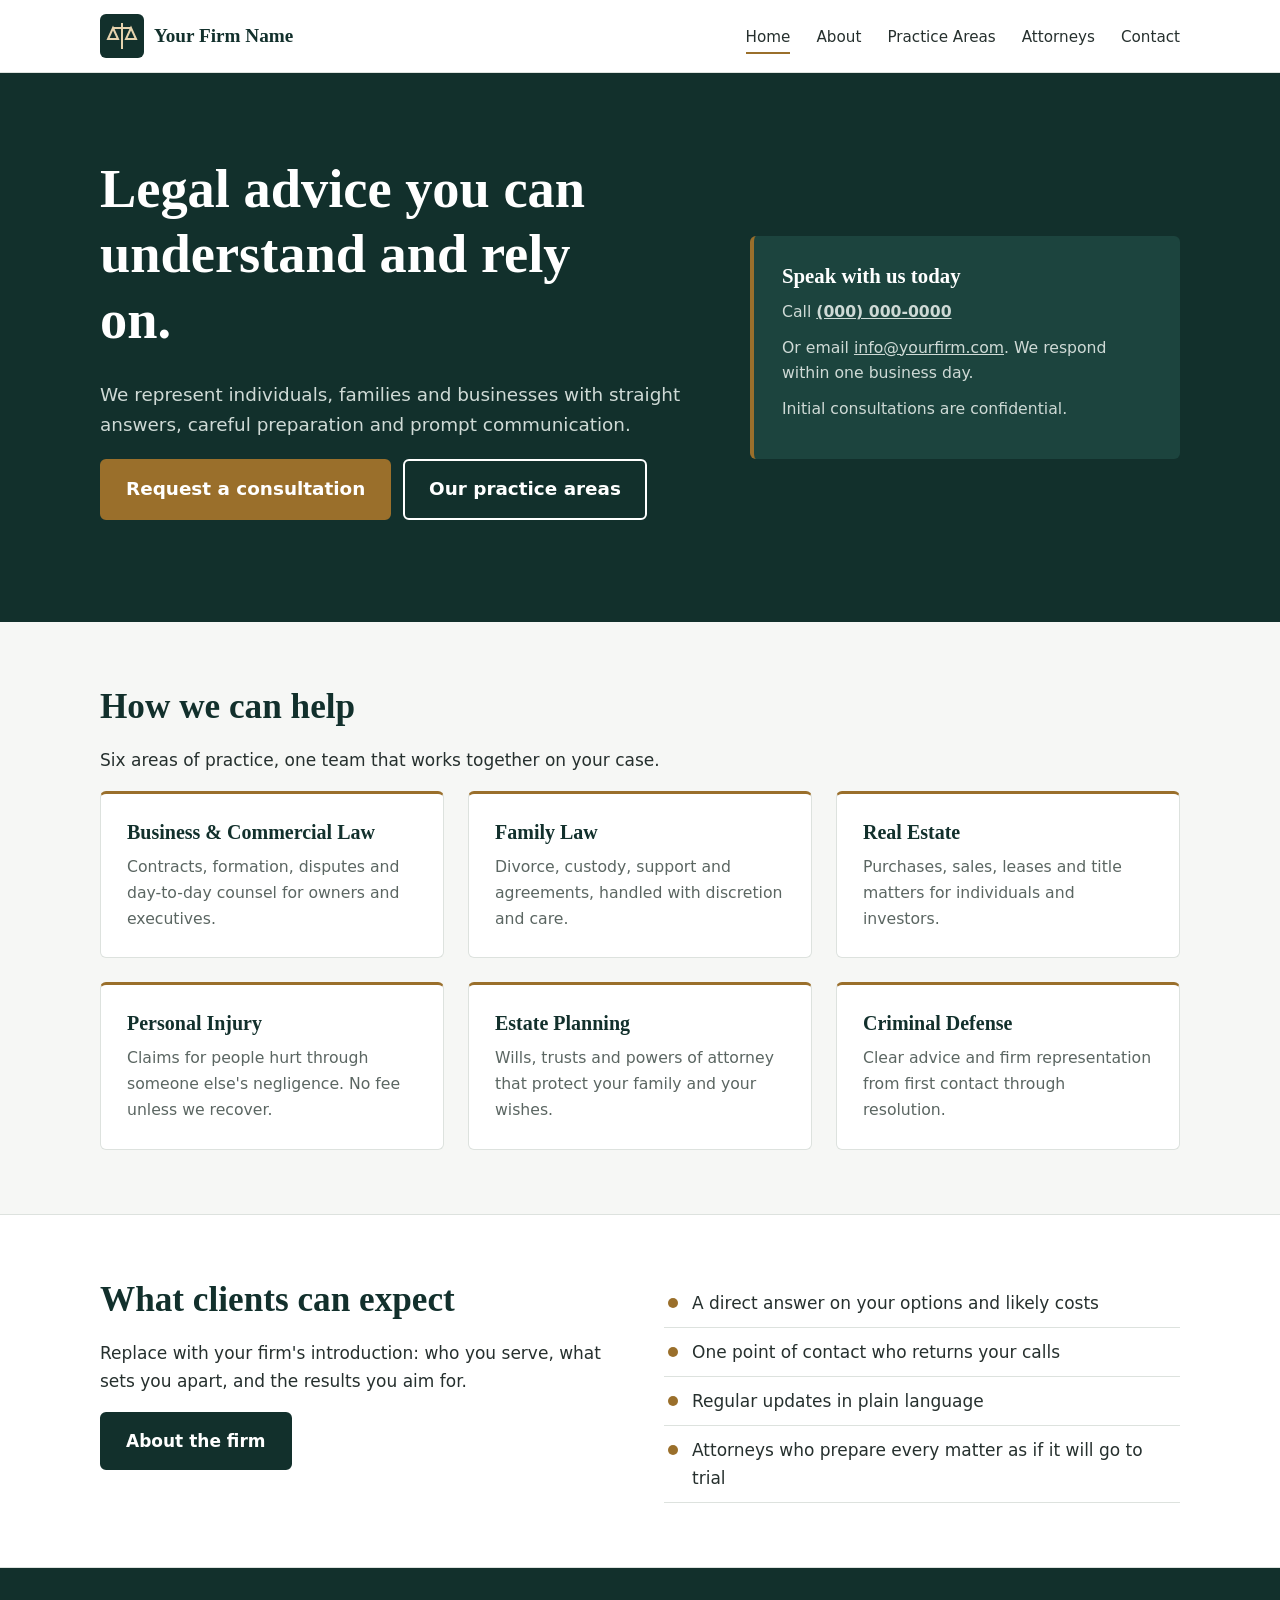
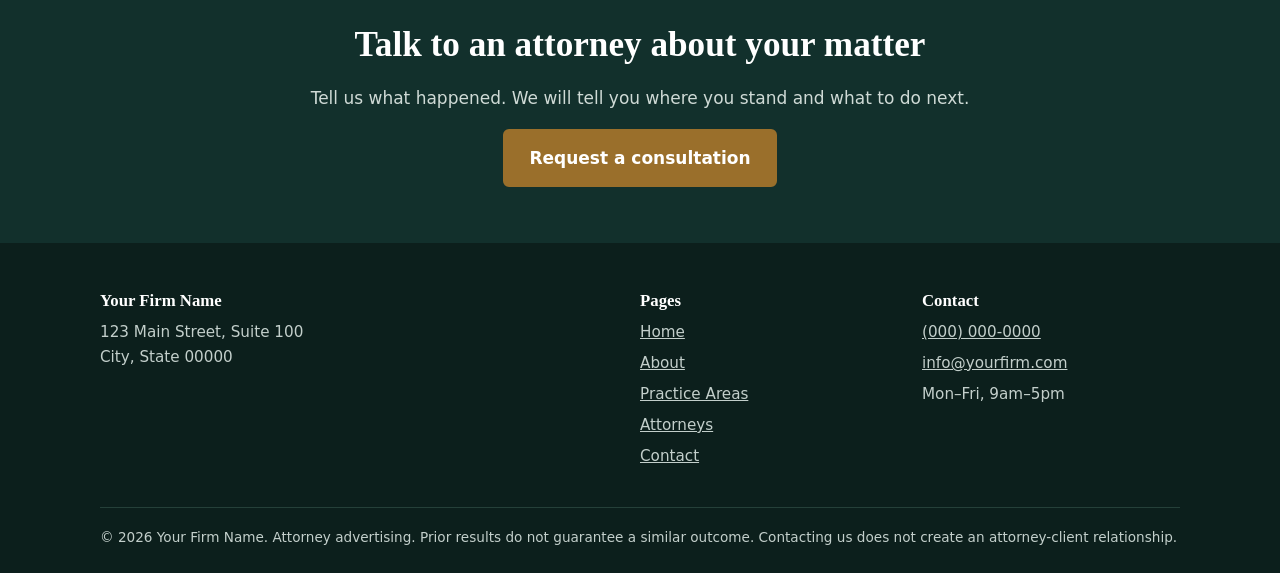
<file: index.html>
<!DOCTYPE html>
<html lang="en"><head><meta charset="utf-8"><meta name="viewport" content="width=device-width,initial-scale=1">
<title>Your Firm Name | Trusted Legal Counsel</title><meta name="description" content="Experienced attorneys providing clear, practical legal advice to individuals, families and businesses. Request a consultation today.">
<link rel="canonical" href="https://www.yourfirm.com/">
<meta property="og:title" content="Your Firm Name | Trusted Legal Counsel"><meta property="og:description" content="Experienced attorneys providing clear, practical legal advice to individuals, families and businesses. Request a consultation today."><meta property="og:type" content="website">
<meta name="theme-color" content="#12302c"><link rel="icon" href="images/logo.svg" type="image/svg+xml">
<link rel="stylesheet" href="css/style.css"><script type="application/ld+json">{"@context":"https://schema.org","@type":"LegalService","name":"Your Firm Name","url":"https://www.yourfirm.com","telephone":"(000) 000-0000","email":"info@yourfirm.com","address":{"@type":"PostalAddress","streetAddress":"123 Main Street, Suite 100","addressLocality":"City","addressRegion":"State","postalCode":"00000"}}</script></head><body>
<a class="skip" href="#main">Skip to content</a>
<header><div class="wrap bar"><a class="brand" href="index.html"><img src="images/logo.svg" alt="" width="44" height="44">Your Firm Name</a>
<button class="menu" aria-expanded="false" aria-controls="nav">Menu</button>
<nav id="nav" aria-label="Main"><ul><li><a href="index.html" aria-current="page">Home</a></li><li><a href="about.html">About</a></li><li><a href="practice-areas.html">Practice Areas</a></li><li><a href="attorneys.html">Attorneys</a></li><li><a href="contact.html">Contact</a></li></ul></nav></div></header><main id="main">

<section class="hero"><div class="wrap grid"><div><h1>Legal advice you can understand and rely on.</h1>
<p>We represent individuals, families and businesses with straight answers, careful preparation and prompt communication.</p>
<p><a class="btn gold" href="contact.html">Request a consultation</a> &nbsp;<a class="btn alt" href="practice-areas.html">Our practice areas</a></p></div>
<aside class="panel"><h2>Speak with us today</h2><p>Call <a href="tel:(000) 000-0000"><strong>(000) 000-0000</strong></a></p><p>Or email <a href="mailto:info@yourfirm.com">info@yourfirm.com</a>. We respond within one business day.</p><p>Initial consultations are confidential.</p></aside></div></section>
<section class="sec"><div class="wrap"><h2>How we can help</h2><p>Six areas of practice, one team that works together on your case.</p><div class="cols"><div class="card"><h3>Business &amp; Commercial Law</h3><p>Contracts, formation, disputes and day-to-day counsel for owners and executives.</p></div><div class="card"><h3>Family Law</h3><p>Divorce, custody, support and agreements, handled with discretion and care.</p></div><div class="card"><h3>Real Estate</h3><p>Purchases, sales, leases and title matters for individuals and investors.</p></div><div class="card"><h3>Personal Injury</h3><p>Claims for people hurt through someone else's negligence. No fee unless we recover.</p></div><div class="card"><h3>Estate Planning</h3><p>Wills, trusts and powers of attorney that protect your family and your wishes.</p></div><div class="card"><h3>Criminal Defense</h3><p>Clear advice and firm representation from first contact through resolution.</p></div></div></div></section>
<section class="sec alt"><div class="wrap split"><div><h2>What clients can expect</h2><p>Replace with your firm's introduction: who you serve, what sets you apart, and the results you aim for.</p><a class="btn" href="about.html">About the firm</a></div>
<ul class="checks"><li>A direct answer on your options and likely costs</li><li>One point of contact who returns your calls</li><li>Regular updates in plain language</li><li>Attorneys who prepare every matter as if it will go to trial</li></ul></div></section><section class="cta"><div class="wrap"><h2>Talk to an attorney about your matter</h2><p>Tell us what happened. We will tell you where you stand and what to do next.</p><a class="btn gold" href="contact.html">Request a consultation</a></div></section></main><footer><div class="wrap"><div class="cols"><div><h3>Your Firm Name</h3><p>123 Main Street, Suite 100<br>City, State 00000</p></div>
<div><h3>Pages</h3><ul><li><a href="index.html">Home</a></li><li><a href="about.html">About</a></li><li><a href="practice-areas.html">Practice Areas</a></li><li><a href="attorneys.html">Attorneys</a></li><li><a href="contact.html">Contact</a></li></ul></div><div><h3>Contact</h3><ul><li><a href="tel:(000) 000-0000">(000) 000-0000</a></li><li><a href="mailto:info@yourfirm.com">info@yourfirm.com</a></li><li>Mon–Fri, 9am–5pm</li></ul></div></div>
<div class="legal">&copy; <span id="y">2026</span> Your Firm Name. Attorney advertising. Prior results do not guarantee a similar outcome. Contacting us does not create an attorney-client relationship.</div></div></footer>
<script src="js/main.js" defer></script></body></html>
</file>
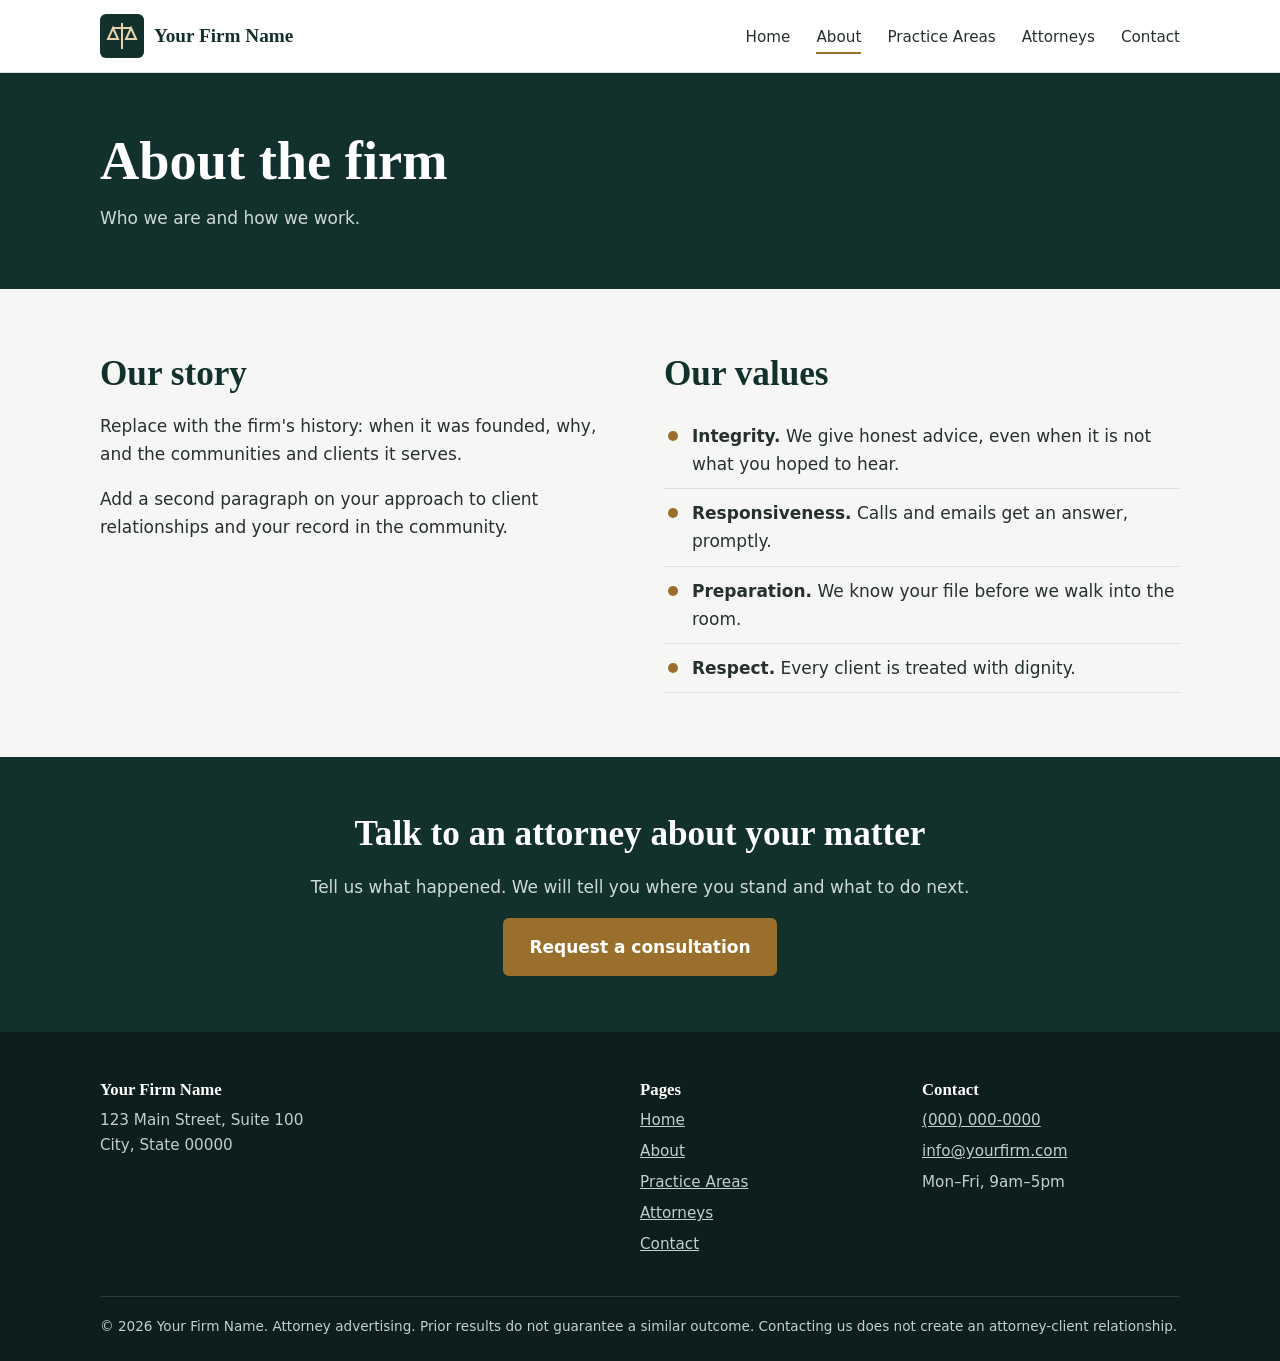
<file: about.html>
<!DOCTYPE html>
<html lang="en"><head><meta charset="utf-8"><meta name="viewport" content="width=device-width,initial-scale=1">
<title>About Us | Your Firm Name</title><meta name="description" content="Learn about our firm's history, values and approach to client service.">
<link rel="canonical" href="https://www.yourfirm.com/about.html">
<meta property="og:title" content="About Us | Your Firm Name"><meta property="og:description" content="Learn about our firm's history, values and approach to client service."><meta property="og:type" content="website">
<meta name="theme-color" content="#12302c"><link rel="icon" href="images/logo.svg" type="image/svg+xml">
<link rel="stylesheet" href="css/style.css"></head><body>
<a class="skip" href="#main">Skip to content</a>
<header><div class="wrap bar"><a class="brand" href="index.html"><img src="images/logo.svg" alt="" width="44" height="44">Your Firm Name</a>
<button class="menu" aria-expanded="false" aria-controls="nav">Menu</button>
<nav id="nav" aria-label="Main"><ul><li><a href="index.html">Home</a></li><li><a href="about.html" aria-current="page">About</a></li><li><a href="practice-areas.html">Practice Areas</a></li><li><a href="attorneys.html">Attorneys</a></li><li><a href="contact.html">Contact</a></li></ul></nav></div></header><main id="main">
<div class="page-head"><div class="wrap"><h1>About the firm</h1><p>Who we are and how we work.</p></div></div>
<section class="sec"><div class="wrap split"><div><h2>Our story</h2><p>Replace with the firm's history: when it was founded, why, and the communities and clients it serves.</p><p>Add a second paragraph on your approach to client relationships and your record in the community.</p></div>
<div><h2>Our values</h2><ul class="checks"><li><strong>Integrity.</strong> We give honest advice, even when it is not what you hoped to hear.</li><li><strong>Responsiveness.</strong> Calls and emails get an answer, promptly.</li><li><strong>Preparation.</strong> We know your file before we walk into the room.</li><li><strong>Respect.</strong> Every client is treated with dignity.</li></ul></div></div></section><section class="cta"><div class="wrap"><h2>Talk to an attorney about your matter</h2><p>Tell us what happened. We will tell you where you stand and what to do next.</p><a class="btn gold" href="contact.html">Request a consultation</a></div></section></main><footer><div class="wrap"><div class="cols"><div><h3>Your Firm Name</h3><p>123 Main Street, Suite 100<br>City, State 00000</p></div>
<div><h3>Pages</h3><ul><li><a href="index.html">Home</a></li><li><a href="about.html">About</a></li><li><a href="practice-areas.html">Practice Areas</a></li><li><a href="attorneys.html">Attorneys</a></li><li><a href="contact.html">Contact</a></li></ul></div><div><h3>Contact</h3><ul><li><a href="tel:(000) 000-0000">(000) 000-0000</a></li><li><a href="mailto:info@yourfirm.com">info@yourfirm.com</a></li><li>Mon–Fri, 9am–5pm</li></ul></div></div>
<div class="legal">&copy; <span id="y">2026</span> Your Firm Name. Attorney advertising. Prior results do not guarantee a similar outcome. Contacting us does not create an attorney-client relationship.</div></div></footer>
<script src="js/main.js" defer></script></body></html>
</file>
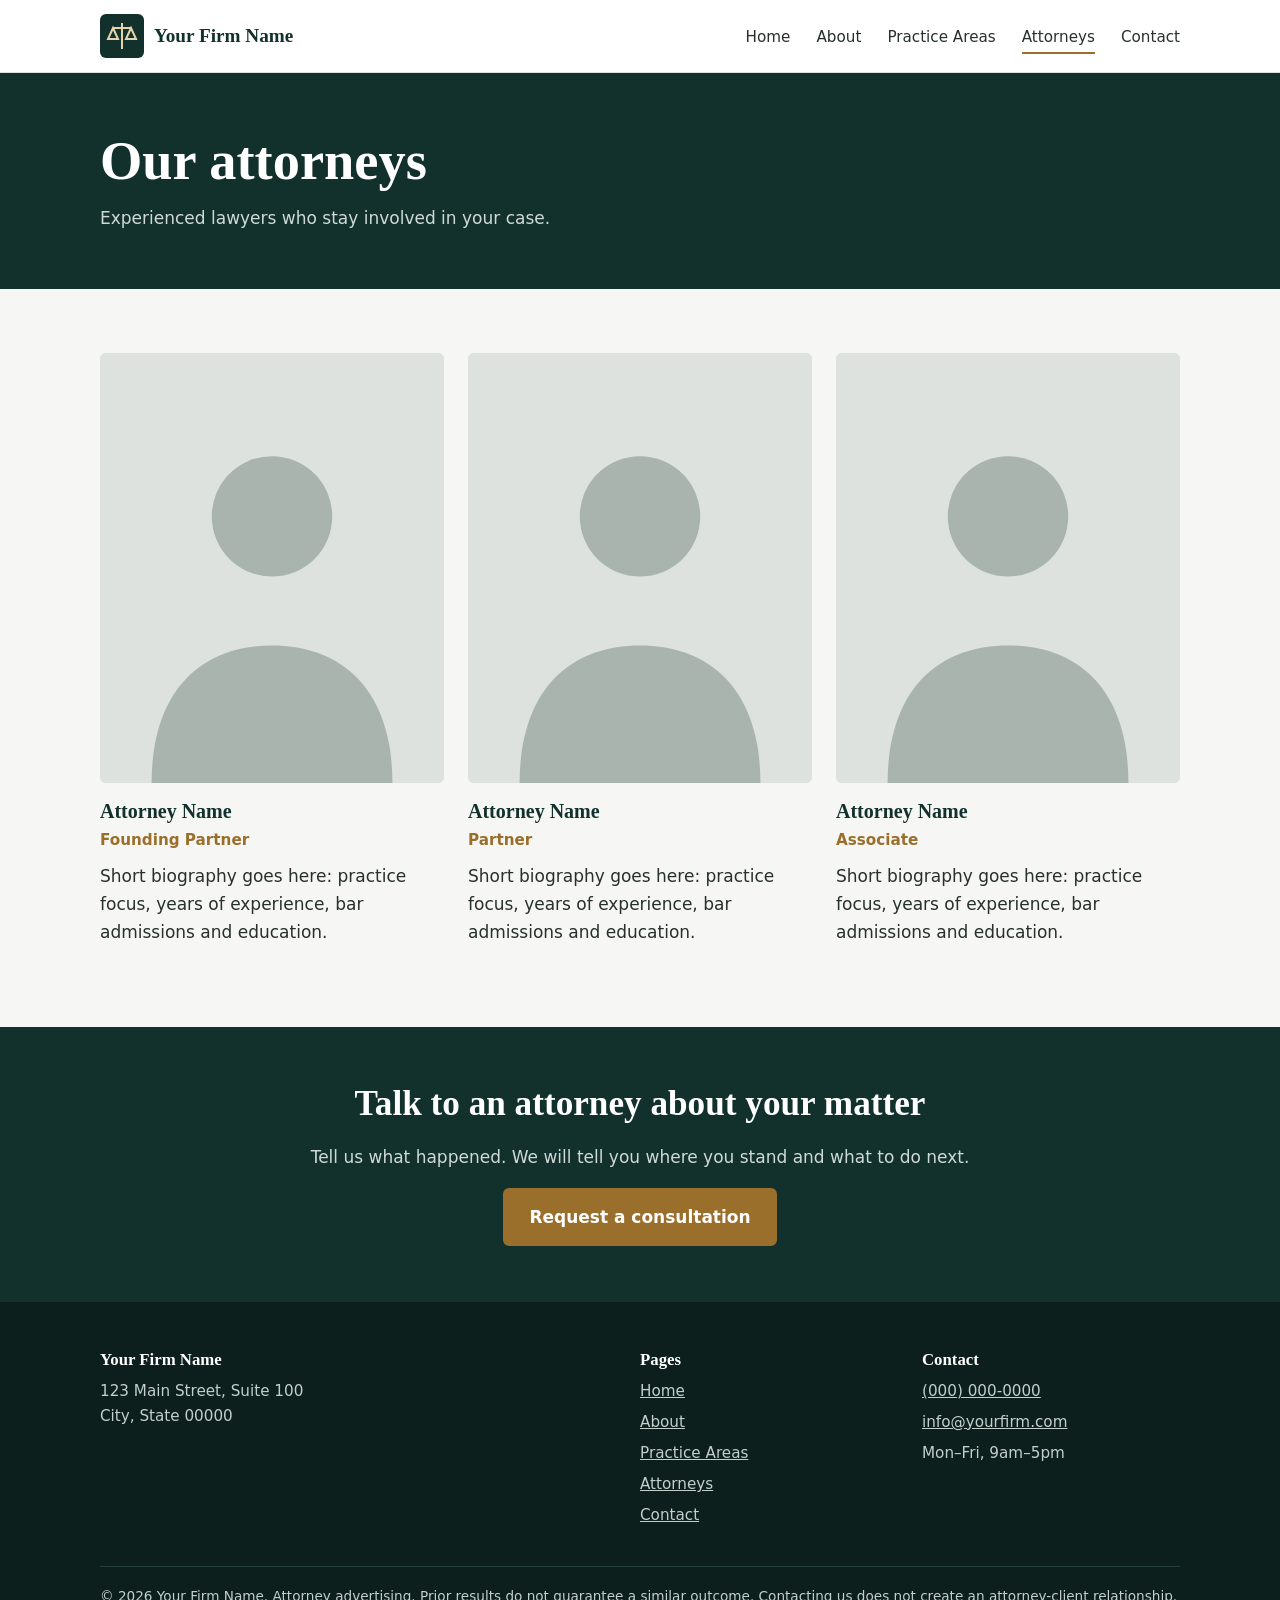
<file: attorneys.html>
<!DOCTYPE html>
<html lang="en"><head><meta charset="utf-8"><meta name="viewport" content="width=device-width,initial-scale=1">
<title>Our Attorneys | Your Firm Name</title><meta name="description" content="Meet the attorneys at our firm: experience, credentials and areas of focus.">
<link rel="canonical" href="https://www.yourfirm.com/attorneys.html">
<meta property="og:title" content="Our Attorneys | Your Firm Name"><meta property="og:description" content="Meet the attorneys at our firm: experience, credentials and areas of focus."><meta property="og:type" content="website">
<meta name="theme-color" content="#12302c"><link rel="icon" href="images/logo.svg" type="image/svg+xml">
<link rel="stylesheet" href="css/style.css"></head><body>
<a class="skip" href="#main">Skip to content</a>
<header><div class="wrap bar"><a class="brand" href="index.html"><img src="images/logo.svg" alt="" width="44" height="44">Your Firm Name</a>
<button class="menu" aria-expanded="false" aria-controls="nav">Menu</button>
<nav id="nav" aria-label="Main"><ul><li><a href="index.html">Home</a></li><li><a href="about.html">About</a></li><li><a href="practice-areas.html">Practice Areas</a></li><li><a href="attorneys.html" aria-current="page">Attorneys</a></li><li><a href="contact.html">Contact</a></li></ul></nav></div></header><main id="main">
<div class="page-head"><div class="wrap"><h1>Our attorneys</h1><p>Experienced lawyers who stay involved in your case.</p></div></div><section class="sec"><div class="wrap cols"><article class="person"><img src="images/attorney-1.svg" alt="Portrait of Attorney Name" width="400" height="500" loading="lazy"><h3>Attorney Name</h3><p class="role">Founding Partner</p><p>Short biography goes here: practice focus, years of experience, bar admissions and education.</p></article><article class="person"><img src="images/attorney-2.svg" alt="Portrait of Attorney Name" width="400" height="500" loading="lazy"><h3>Attorney Name</h3><p class="role">Partner</p><p>Short biography goes here: practice focus, years of experience, bar admissions and education.</p></article><article class="person"><img src="images/attorney-3.svg" alt="Portrait of Attorney Name" width="400" height="500" loading="lazy"><h3>Attorney Name</h3><p class="role">Associate</p><p>Short biography goes here: practice focus, years of experience, bar admissions and education.</p></article></div></section><section class="cta"><div class="wrap"><h2>Talk to an attorney about your matter</h2><p>Tell us what happened. We will tell you where you stand and what to do next.</p><a class="btn gold" href="contact.html">Request a consultation</a></div></section></main><footer><div class="wrap"><div class="cols"><div><h3>Your Firm Name</h3><p>123 Main Street, Suite 100<br>City, State 00000</p></div>
<div><h3>Pages</h3><ul><li><a href="index.html">Home</a></li><li><a href="about.html">About</a></li><li><a href="practice-areas.html">Practice Areas</a></li><li><a href="attorneys.html">Attorneys</a></li><li><a href="contact.html">Contact</a></li></ul></div><div><h3>Contact</h3><ul><li><a href="tel:(000) 000-0000">(000) 000-0000</a></li><li><a href="mailto:info@yourfirm.com">info@yourfirm.com</a></li><li>Mon–Fri, 9am–5pm</li></ul></div></div>
<div class="legal">&copy; <span id="y">2026</span> Your Firm Name. Attorney advertising. Prior results do not guarantee a similar outcome. Contacting us does not create an attorney-client relationship.</div></div></footer>
<script src="js/main.js" defer></script></body></html>
</file>
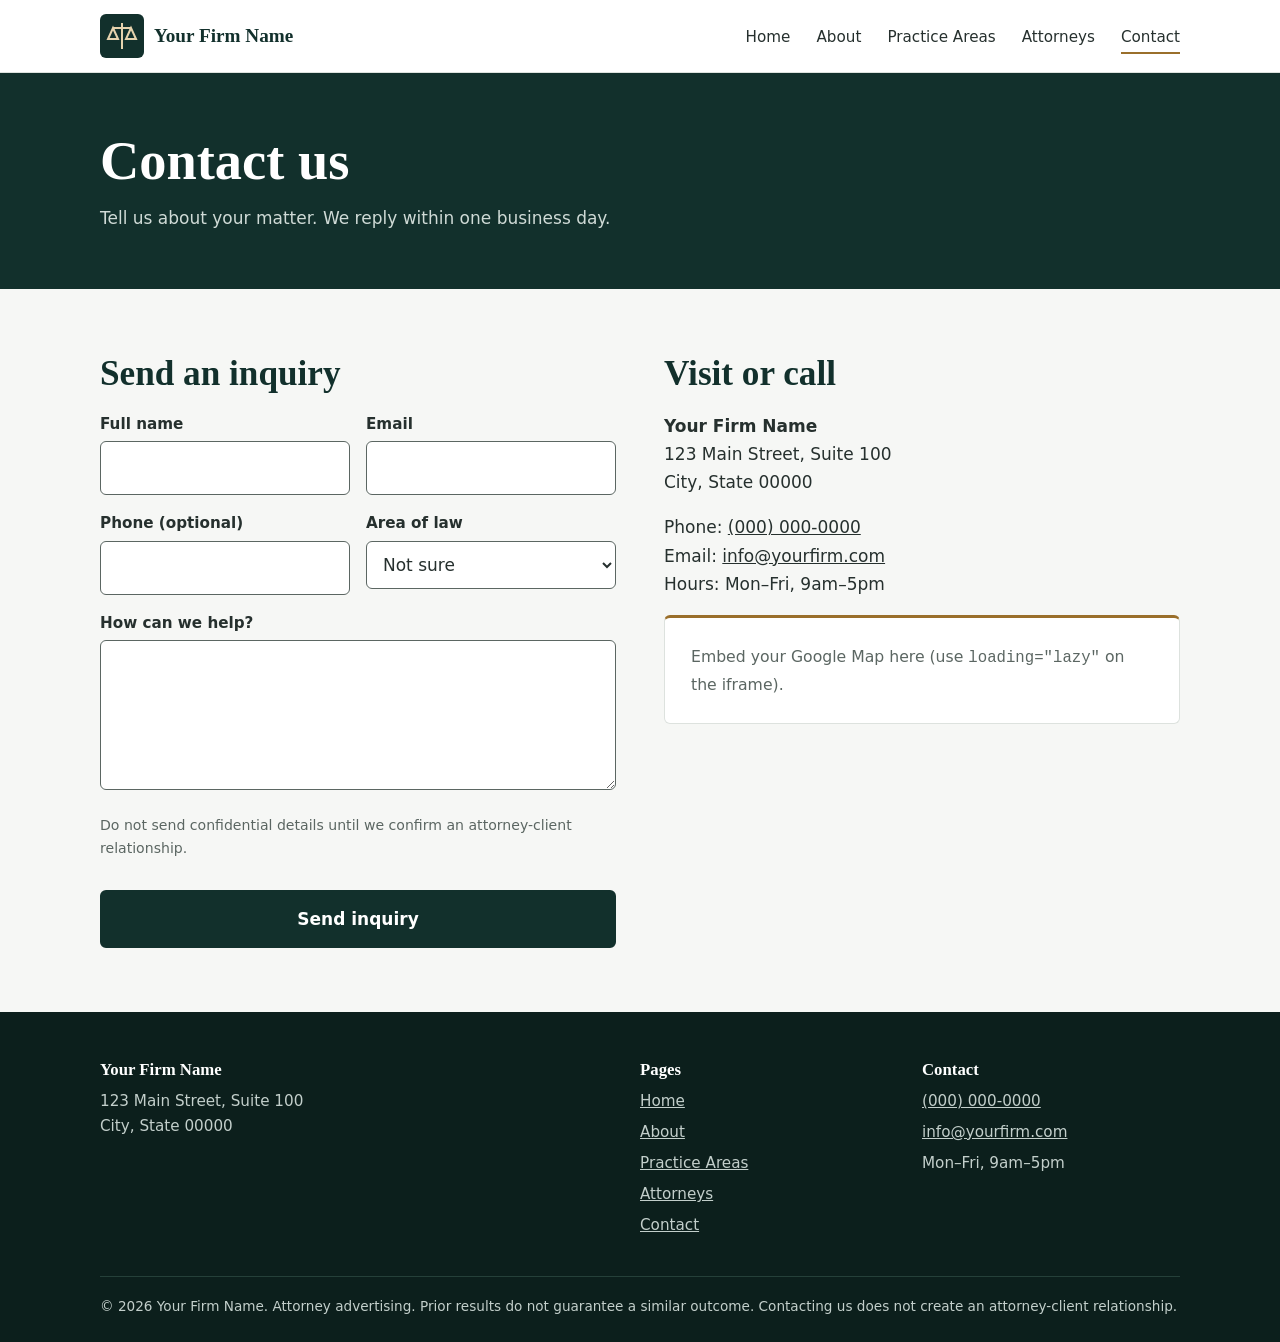
<file: contact.html>
<!DOCTYPE html>
<html lang="en"><head><meta charset="utf-8"><meta name="viewport" content="width=device-width,initial-scale=1">
<title>Contact Us | Your Firm Name</title><meta name="description" content="Request a confidential consultation. Send us your inquiry and an attorney will reply within one business day.">
<link rel="canonical" href="https://www.yourfirm.com/contact.html">
<meta property="og:title" content="Contact Us | Your Firm Name"><meta property="og:description" content="Request a confidential consultation. Send us your inquiry and an attorney will reply within one business day."><meta property="og:type" content="website">
<meta name="theme-color" content="#12302c"><link rel="icon" href="images/logo.svg" type="image/svg+xml">
<link rel="stylesheet" href="css/style.css"></head><body>
<a class="skip" href="#main">Skip to content</a>
<header><div class="wrap bar"><a class="brand" href="index.html"><img src="images/logo.svg" alt="" width="44" height="44">Your Firm Name</a>
<button class="menu" aria-expanded="false" aria-controls="nav">Menu</button>
<nav id="nav" aria-label="Main"><ul><li><a href="index.html">Home</a></li><li><a href="about.html">About</a></li><li><a href="practice-areas.html">Practice Areas</a></li><li><a href="attorneys.html">Attorneys</a></li><li><a href="contact.html" aria-current="page">Contact</a></li></ul></nav></div></header><main id="main">
<div class="page-head"><div class="wrap"><h1>Contact us</h1><p>Tell us about your matter. We reply within one business day.</p></div></div>
<section class="sec"><div class="wrap split"><div><h2>Send an inquiry</h2>
<form id="inquiry" method="POST" action="https://formsubmit.co/info@yourfirm.com" data-ajax="https://formsubmit.co/ajax/info@yourfirm.com">
<div class="two"><div><label for="n">Full name</label><input id="n" name="name" autocomplete="name" required></div><div><label for="e">Email</label><input id="e" name="email" type="email" autocomplete="email" required></div></div>
<div class="two"><div><label for="p">Phone (optional)</label><input id="p" name="phone" type="tel" autocomplete="tel"></div><div><label for="a">Area of law</label><select id="a" name="area"><option>Not sure</option><option>Business & Commercial Law</option><option>Family Law</option><option>Real Estate</option><option>Personal Injury</option><option>Estate Planning</option><option>Criminal Defense</option></select></div></div>
<div><label for="m">How can we help?</label><textarea id="m" name="message" required></textarea></div>
<input class="hp" type="text" name="_gotcha" tabindex="-1" autocomplete="off" aria-hidden="true">
<input type="hidden" name="_subject" value="New website inquiry"><input type="hidden" name="_template" value="table"><input type="hidden" name="_next" value="https://www.yourfirm.com/contact.html">
<p class="note">Do not send confidential details until we confirm an attorney-client relationship.</p>
<div id="msg" role="status" aria-live="polite"></div><button class="btn" type="submit">Send inquiry</button></form></div>
<div><h2>Visit or call</h2><p><strong>Your Firm Name</strong><br>123 Main Street, Suite 100<br>City, State 00000</p><p>Phone: <a href="tel:(000) 000-0000">(000) 000-0000</a><br>Email: <a href="mailto:info@yourfirm.com">info@yourfirm.com</a><br>Hours: Mon–Fri, 9am–5pm</p>
<div class="card"><p>Embed your Google Map here (use <code>loading="lazy"</code> on the iframe).</p></div></div></div></section></main><footer><div class="wrap"><div class="cols"><div><h3>Your Firm Name</h3><p>123 Main Street, Suite 100<br>City, State 00000</p></div>
<div><h3>Pages</h3><ul><li><a href="index.html">Home</a></li><li><a href="about.html">About</a></li><li><a href="practice-areas.html">Practice Areas</a></li><li><a href="attorneys.html">Attorneys</a></li><li><a href="contact.html">Contact</a></li></ul></div><div><h3>Contact</h3><ul><li><a href="tel:(000) 000-0000">(000) 000-0000</a></li><li><a href="mailto:info@yourfirm.com">info@yourfirm.com</a></li><li>Mon–Fri, 9am–5pm</li></ul></div></div>
<div class="legal">&copy; <span id="y">2026</span> Your Firm Name. Attorney advertising. Prior results do not guarantee a similar outcome. Contacting us does not create an attorney-client relationship.</div></div></footer>
<script src="js/main.js" defer></script></body></html>
</file>
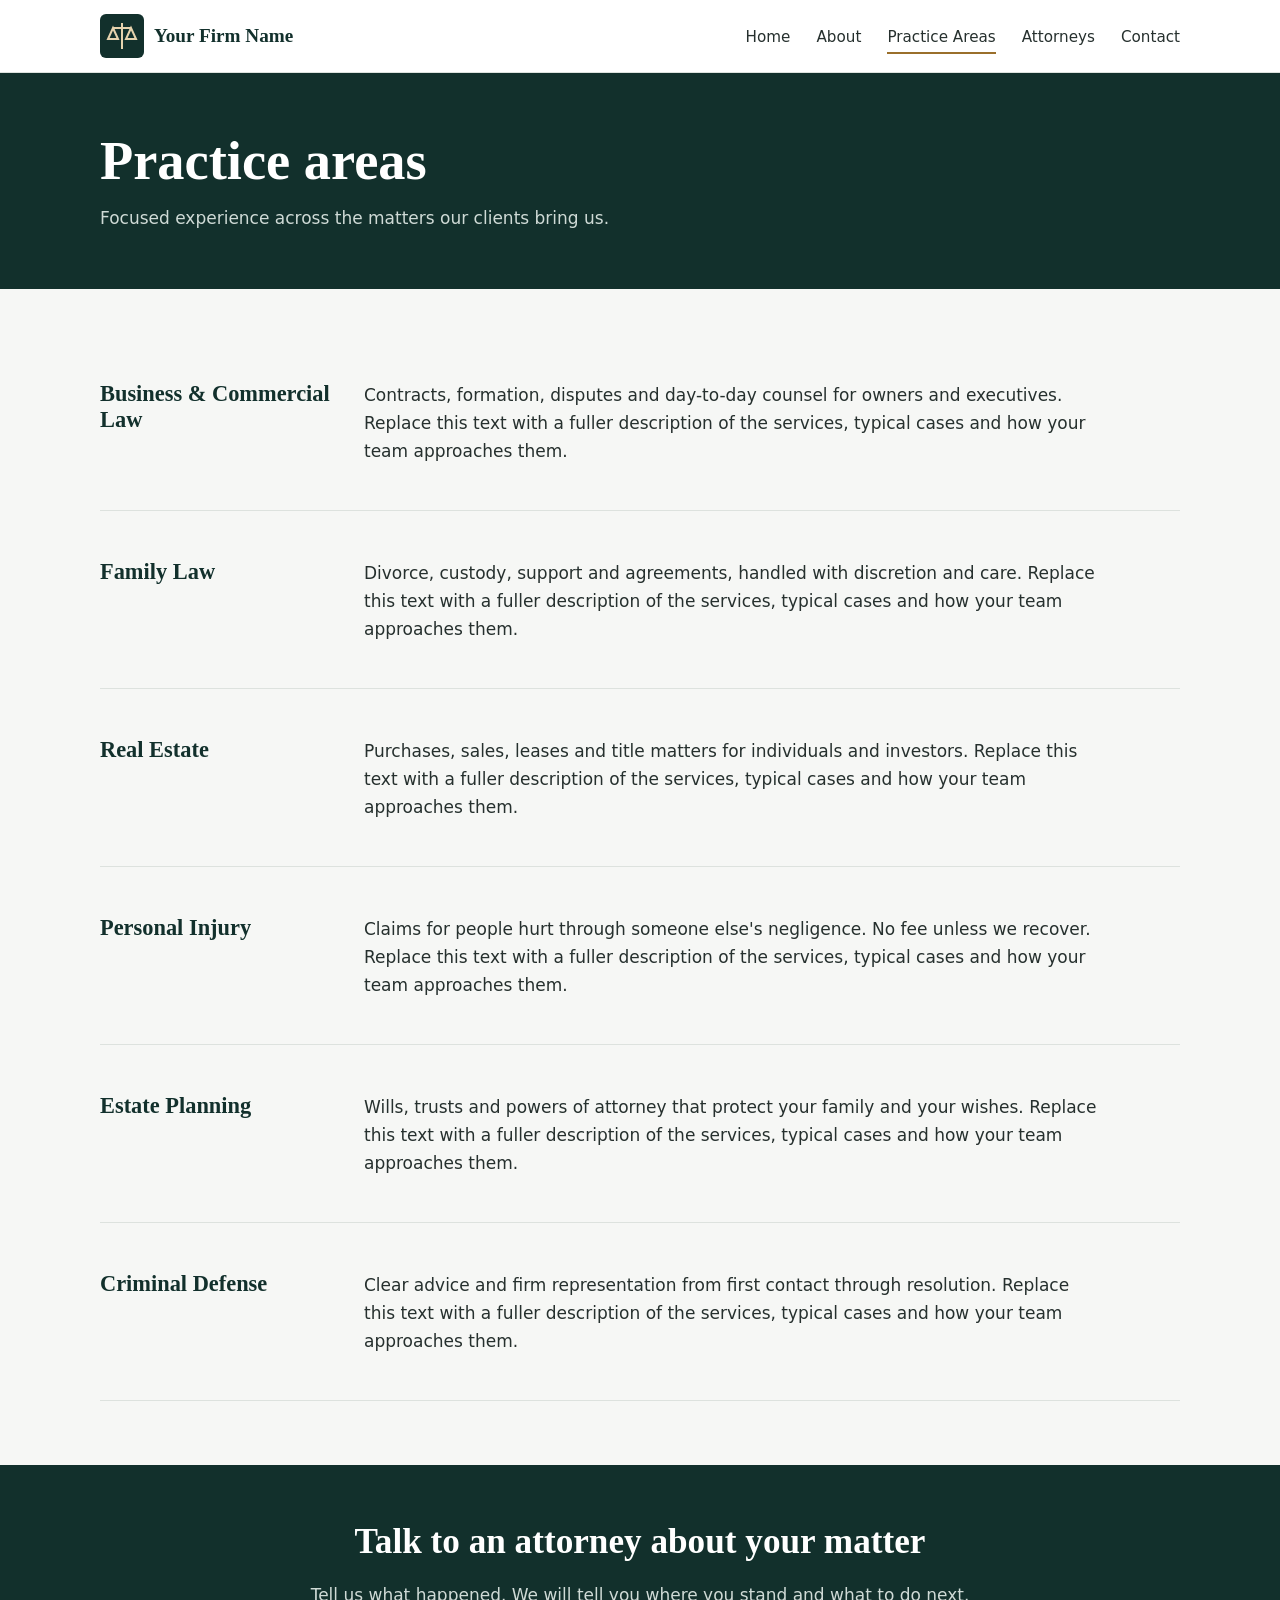
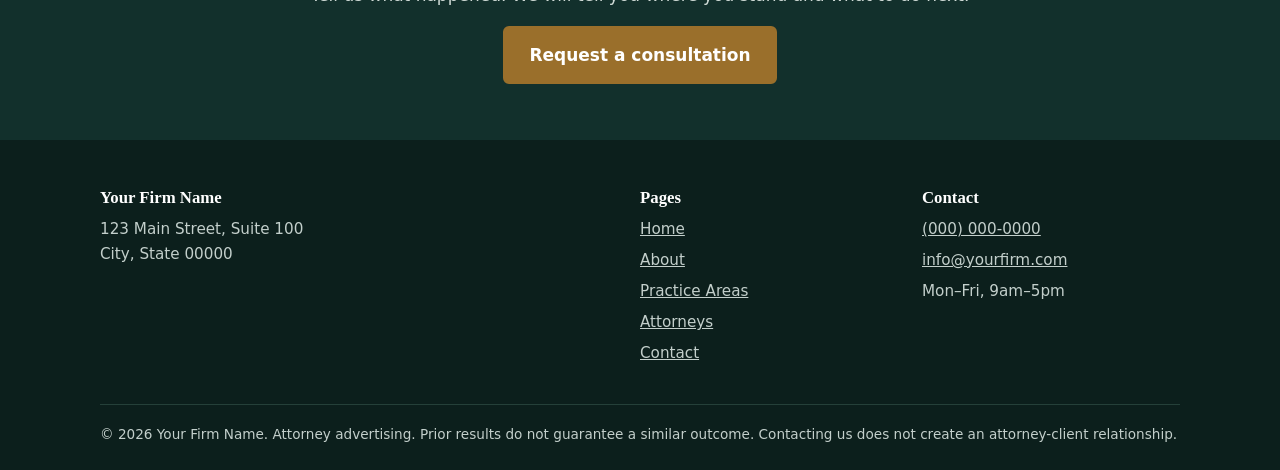
<file: practice-areas.html>
<!DOCTYPE html>
<html lang="en"><head><meta charset="utf-8"><meta name="viewport" content="width=device-width,initial-scale=1">
<title>Practice Areas | Your Firm Name</title><meta name="description" content="Business, family, real estate, personal injury, estate planning and criminal defense representation.">
<link rel="canonical" href="https://www.yourfirm.com/practice-areas.html">
<meta property="og:title" content="Practice Areas | Your Firm Name"><meta property="og:description" content="Business, family, real estate, personal injury, estate planning and criminal defense representation."><meta property="og:type" content="website">
<meta name="theme-color" content="#12302c"><link rel="icon" href="images/logo.svg" type="image/svg+xml">
<link rel="stylesheet" href="css/style.css"></head><body>
<a class="skip" href="#main">Skip to content</a>
<header><div class="wrap bar"><a class="brand" href="index.html"><img src="images/logo.svg" alt="" width="44" height="44">Your Firm Name</a>
<button class="menu" aria-expanded="false" aria-controls="nav">Menu</button>
<nav id="nav" aria-label="Main"><ul><li><a href="index.html">Home</a></li><li><a href="about.html">About</a></li><li><a href="practice-areas.html" aria-current="page">Practice Areas</a></li><li><a href="attorneys.html">Attorneys</a></li><li><a href="contact.html">Contact</a></li></ul></nav></div></header><main id="main">
<div class="page-head"><div class="wrap"><h1>Practice areas</h1><p>Focused experience across the matters our clients bring us.</p></div></div><section class="sec"><div class="wrap pa"><article><h2>Business &amp; Commercial Law</h2><div><p>Contracts, formation, disputes and day-to-day counsel for owners and executives. Replace this text with a fuller description of the services, typical cases and how your team approaches them.</p></div></article><article><h2>Family Law</h2><div><p>Divorce, custody, support and agreements, handled with discretion and care. Replace this text with a fuller description of the services, typical cases and how your team approaches them.</p></div></article><article><h2>Real Estate</h2><div><p>Purchases, sales, leases and title matters for individuals and investors. Replace this text with a fuller description of the services, typical cases and how your team approaches them.</p></div></article><article><h2>Personal Injury</h2><div><p>Claims for people hurt through someone else's negligence. No fee unless we recover. Replace this text with a fuller description of the services, typical cases and how your team approaches them.</p></div></article><article><h2>Estate Planning</h2><div><p>Wills, trusts and powers of attorney that protect your family and your wishes. Replace this text with a fuller description of the services, typical cases and how your team approaches them.</p></div></article><article><h2>Criminal Defense</h2><div><p>Clear advice and firm representation from first contact through resolution. Replace this text with a fuller description of the services, typical cases and how your team approaches them.</p></div></article></div></section><section class="cta"><div class="wrap"><h2>Talk to an attorney about your matter</h2><p>Tell us what happened. We will tell you where you stand and what to do next.</p><a class="btn gold" href="contact.html">Request a consultation</a></div></section></main><footer><div class="wrap"><div class="cols"><div><h3>Your Firm Name</h3><p>123 Main Street, Suite 100<br>City, State 00000</p></div>
<div><h3>Pages</h3><ul><li><a href="index.html">Home</a></li><li><a href="about.html">About</a></li><li><a href="practice-areas.html">Practice Areas</a></li><li><a href="attorneys.html">Attorneys</a></li><li><a href="contact.html">Contact</a></li></ul></div><div><h3>Contact</h3><ul><li><a href="tel:(000) 000-0000">(000) 000-0000</a></li><li><a href="mailto:info@yourfirm.com">info@yourfirm.com</a></li><li>Mon–Fri, 9am–5pm</li></ul></div></div>
<div class="legal">&copy; <span id="y">2026</span> Your Firm Name. Attorney advertising. Prior results do not guarantee a similar outcome. Contacting us does not create an attorney-client relationship.</div></div></footer>
<script src="js/main.js" defer></script></body></html>
</file>
<file: css/style.css>
:root{--ink:#12302c;--ink2:#1c443e;--paper:#f6f7f5;--white:#fff;--brass:#9a6f2b;--brass-l:#e6d3ae;--text:#26302e;--mute:#5b6662;--line:#dde2de;--r:6px;--w:1120px}
@media(prefers-color-scheme:dark){:root{--paper:#0f1a18;--white:#16221f;--text:#e4e9e6;--mute:#9fada8;--line:#2a3a36;--brass:#d2a65a}}
*{box-sizing:border-box}html{scroll-behavior:smooth}
body{margin:0;font:17px/1.65 system-ui,-apple-system,"Segoe UI",Roboto,sans-serif;color:var(--text);background:var(--paper)}
img{max-width:100%;height:auto;display:block}
h1,h2,h3{font-family:Georgia,"Times New Roman",serif;line-height:1.2;margin:0 0 .5em;font-weight:600;color:var(--ink)}
@media(prefers-color-scheme:dark){h1,h2,h3{color:#f1f4f2}}
h1{font-size:clamp(2.1rem,5vw,3.4rem)}h2{font-size:clamp(1.6rem,3.2vw,2.2rem)}h3{font-size:1.25rem}
p{margin:0 0 1em;max-width:68ch}a{color:inherit}
:focus-visible{outline:3px solid var(--brass);outline-offset:2px}
.wrap{max-width:var(--w);margin:0 auto;padding:0 20px}
.sec{padding:64px 0}.sec.alt{background:var(--white);border-block:1px solid var(--line)}
.skip{position:absolute;left:-999px}.skip:focus{left:10px;top:10px;background:#fff;color:#000;padding:8px;z-index:99}
header{background:var(--white);border-bottom:1px solid var(--line);position:sticky;top:0;z-index:20}
.bar{display:flex;align-items:center;justify-content:space-between;min-height:72px;gap:16px}
.brand{display:flex;align-items:center;gap:10px;text-decoration:none;font-family:Georgia,serif;font-size:1.2rem;font-weight:700;color:var(--ink)}
@media(prefers-color-scheme:dark){.brand{color:#f1f4f2}}
.brand img{height:44px;width:auto}
nav ul{display:flex;gap:26px;list-style:none;margin:0;padding:0;align-items:center}
nav a{text-decoration:none;font-size:.95rem;padding:6px 0;border-bottom:2px solid transparent}
nav a:hover,nav a[aria-current]{border-color:var(--brass)}
.menu{display:none;background:none;border:1px solid var(--line);border-radius:var(--r);padding:8px 12px;font:inherit;color:inherit;cursor:pointer}
.btn{display:inline-block;background:var(--ink);color:#fff;text-decoration:none;padding:13px 24px;border-radius:var(--r);font-weight:600;border:2px solid var(--ink);cursor:pointer;font:inherit;font-weight:600;transition:background .2s}
.btn:hover{background:var(--ink2)}.btn.alt{background:transparent;color:inherit;border-color:currentColor}
.btn.gold{background:var(--brass);border-color:var(--brass);color:#fff}
.hero{background:var(--ink);color:#f1f4f2;padding:84px 0}
.hero h1{color:#fff;max-width:18ch}.hero p{font-size:1.15rem;color:#cfdad6}
.hero .grid{display:grid;grid-template-columns:1.4fr 1fr;gap:48px;align-items:center}
.hero .btn.alt{color:#fff}
.panel{background:var(--ink2);border-left:4px solid var(--brass);padding:28px;border-radius:var(--r)}
.panel h2{color:#fff;font-size:1.3rem}.panel p{font-size:.98rem;margin-bottom:.6em}
.page-head{background:var(--ink);color:#fff;padding:56px 0}.page-head h1{color:#fff;margin:0}.page-head p{color:#cfdad6;margin:.6em 0 0}
.cols{display:grid;grid-template-columns:repeat(3,1fr);gap:24px}
.card{background:var(--white);border:1px solid var(--line);border-top:3px solid var(--brass);padding:26px;border-radius:var(--r)}
.alt .card{background:var(--paper)}
.card p{color:var(--mute);margin:0;font-size:.98rem}
.split{display:grid;grid-template-columns:1fr 1fr;gap:48px;align-items:start}
.checks{list-style:none;padding:0;margin:0}.checks li{padding:10px 0 10px 28px;border-bottom:1px solid var(--line);position:relative}
.checks li:before{content:"";position:absolute;left:4px;top:19px;width:10px;height:10px;background:var(--brass);border-radius:50%}
.person img{width:100%;aspect-ratio:4/5;object-fit:cover;border-radius:var(--r);background:var(--line);margin-bottom:16px}
.person .role{color:var(--brass);font-weight:600;margin:-.3em 0 .6em;font-size:.95rem}
.pa{display:grid;gap:20px}.pa article{display:grid;grid-template-columns:240px 1fr;gap:24px;padding:28px 0;border-bottom:1px solid var(--line)}
.pa h2{font-size:1.4rem;margin:0}
.cta{background:var(--ink);color:#fff;text-align:center;padding:56px 0}.cta h2{color:#fff}.cta p{margin-inline:auto;color:#cfdad6}
form{display:grid;gap:16px}label{font-weight:600;font-size:.95rem;display:block;margin-bottom:4px}
input,select,textarea{width:100%;font:inherit;padding:12px;border:1px solid var(--mute);border-radius:var(--r);background:var(--white);color:var(--text)}
textarea{min-height:150px;resize:vertical}.two{display:grid;grid-template-columns:1fr 1fr;gap:16px}
.hp{position:absolute;left:-9999px}.note{font-size:.88rem;color:var(--mute)}
#msg{padding:14px;border-radius:var(--r);display:none}#msg.ok{display:block;background:#e3f1e6;color:#1d4a2a}#msg.err{display:block;background:#f8e3e1;color:#7a231b}
footer{background:#0c1f1c;color:#c3cfcb;padding:48px 0 24px;font-size:.95rem}
footer .cols{grid-template-columns:2fr 1fr 1fr}footer h3{color:#fff;font-size:1.05rem}footer ul{list-style:none;padding:0;margin:0}footer li{margin-bottom:6px}
.legal{border-top:1px solid #254039;margin-top:32px;padding-top:18px;font-size:.85rem}
@media(max-width:900px){.hero .grid,.split,.cols,footer .cols{grid-template-columns:1fr}.cols.t2{grid-template-columns:1fr 1fr}.pa article{grid-template-columns:1fr;gap:8px}.hero{padding:56px 0}}
@media(max-width:820px){.menu{display:block}nav{display:none;position:absolute;left:0;right:0;top:100%;background:var(--white);border-bottom:1px solid var(--line);padding:12px 20px}nav.open{display:block}nav ul{flex-direction:column;align-items:flex-start;gap:6px}nav a{display:block;padding:10px 0}}
@media(max-width:560px){.two,.cols.t2{grid-template-columns:1fr}.sec{padding:44px 0}body{font-size:16px}}
@media(prefers-reduced-motion:reduce){*{transition:none!important;scroll-behavior:auto!important}}
</file>
